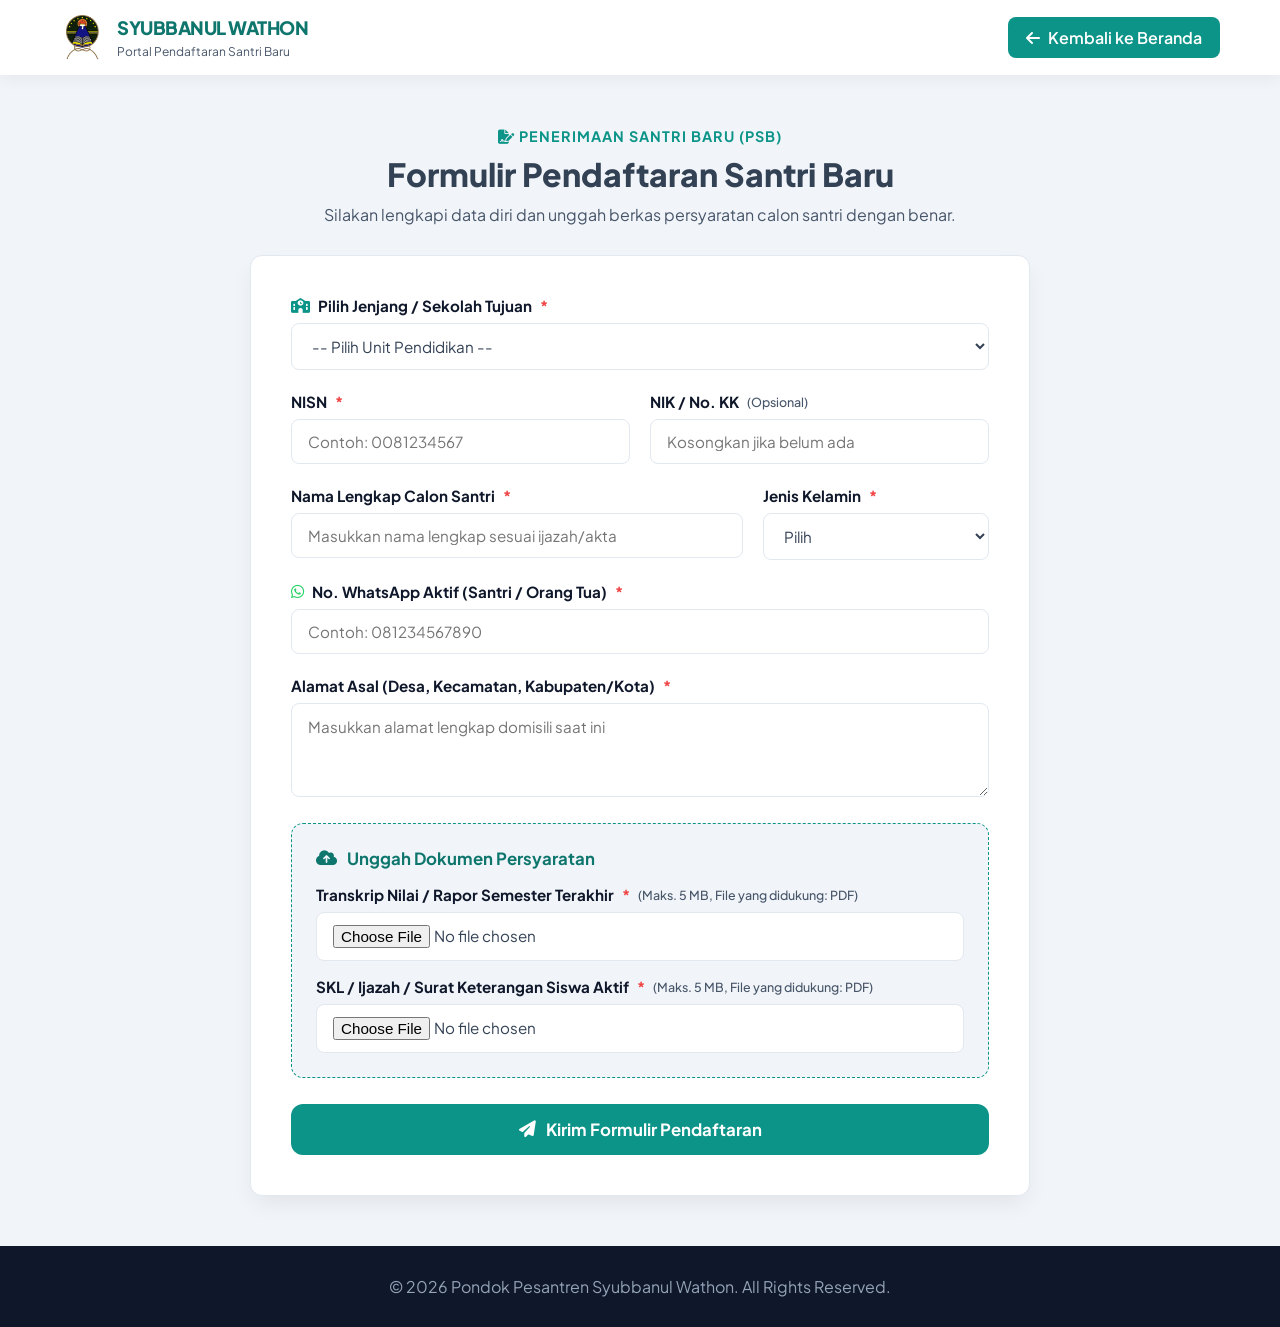
<file: pendaftaran.html>
<!DOCTYPE html>
<html lang="id">
<head>
    <meta charset="UTF-8">
    <meta name="viewport" content="width=device-width, initial-scale=1.0">
    <!-- ========================================================================= -->
    <!-- KOMENTAR (PERBAIKAN SEO & AKSESIBILITAS): -->
    <!-- Penambahan judul deskriptif dan meta tag informasi pencarian institusi. -->
    <!-- ========================================================================= -->
    <title>Formulir Pendaftaran Santri Baru - Syubbanul Wathon</title>
    <meta name="description" content="Formulir resmi Pendaftaran Santri Baru (PSB) Pondok Pesantren Syubbanul Wathon untuk jenjang SMP, MTs, SMA, SMK, dan MA.">
    <link rel="icon" type="image/png" href="assets/logo sw.png">
    
    <!-- Font Awesome & Google Fonts -->
    <link rel="stylesheet" href="https://cdnjs.cloudflare.com/ajax/libs/font-awesome/6.4.0/css/all.min.css">
    <link href="https://fonts.googleapis.com/css2?family=Plus+Jakarta+Sans:wght@300;400;500;600;700;800&display=swap" rel="stylesheet">
    
    <!-- ========================================================================= -->
    <!-- KOMENTAR (REFAKTORISASI CSS): -->
    <!-- Semua inline styles telah dipindahkan ke style.css agar kode bersih & rapi. -->
    <!-- ========================================================================= -->
    <link rel="stylesheet" href="style.css">
</head>
<body class="theme-day">

    <!-- ========================================================================= -->
    <!-- HEADER / NAVBAR SEDERHANA -->
    <!-- ========================================================================= -->
    <header class="navbar">
        <div class="container nav-container">
            <a href="index.html" class="brand">
                <div class="brand-logo">
                    <img src="assets/YAYASAN-SYUBBANUL-WATHON-cmp-scaled.png" alt="Logo Syubbanul Wathon" style="width: 100%; height: 100%; object-fit: contain; border-radius: 10px;">
                </div>
                <div class="brand-text">
                    <span class="brand-title">SYUBBANUL WATHON</span>
                    <span class="brand-sub">Portal Pendaftaran Santri Baru</span>
                </div>
            </a>
            <div style="display: flex; gap: 10px;">
               <!-- <a href="dashboard.html" class="btn-secondary" style="text-decoration: none; padding: 10px 18px; font-weight: 600; display: inline-flex; align-items: center; gap: 8px;">
                    <i class="fa-solid fa-gauge-high"></i> Dashboard Admin
                </a> -->
                <a href="index.html" class="btn-primary" style="text-decoration: none; padding: 10px 18px; font-weight: 600; display: inline-flex; align-items: center; gap: 8px;">
                    <i class="fa-solid fa-arrow-left"></i> Kembali ke Beranda
                </a>
            </div>
        </div>
    </header>

    <!-- ========================================================================= -->
    <!-- SECTION FORMULIR PENDAFTARAN -->
    <!-- ========================================================================= -->
    <section class="section bg-light form-section">
        <div class="container form-wrapper">
            <div class="section-header" style="margin-bottom: 30px;">
                <span class="section-subtitle"><i class="fa-solid fa-file-signature"></i> Penerimaan Santri Baru (PSB)</span>
                <h2 class="section-title">Formulir Pendaftaran Santri Baru</h2>
                <p class="section-desc">Silakan lengkapi data diri dan unggah berkas persyaratan calon santri dengan benar.</p>
            </div>

            <!-- ========================================================================= -->
            <!-- KOMENTAR: Form card menggunakan kelas modular CSS (.form-card) -->
            <!-- Data dikirim via fetch() ke api_pendaftaran.php di server XAMPP MySQL. -->
            <!-- ========================================================================= -->
            <div class="form-card">
                <form id="formPendaftaran" onsubmit="handleRegister(event)">
                    
                    <!-- 1. Pilihan Jenjang Sekolah -->
                    <div class="form-group">
                        <label class="form-label" for="pilihanSekolah">
                            <i class="fa-solid fa-school" style="color: var(--primary);"></i> Pilih Jenjang / Sekolah Tujuan <span class="required">*</span>
                        </label>
                        <!-- KOMENTAR: Event onchange memicu cekPilihanSekolah() secara otomatis -->
                        <select id="pilihanSekolah" class="form-select" required onchange="cekPilihanSekolah()">
                            <option value="">-- Pilih Unit Pendidikan --</option>
                            <option value="SMK Syubbanul Wathon">SMK Syubbanul Wathon</option>
                            <option value="SMA Syubbanul Wathon">SMA Syubbanul Wathon</option>
                            <option value="SMP Syubbanul Wathon">SMP Syubbanul Wathon</option>
                            <option value="MA Syubbanul Wathon">MA Syubbanul Wathon</option>
                            <option value="MTs Syubbanul Wathon">MTs Syubbanul Wathon</option>
                        </select>
                    </div>

                    <!-- 2. Kotak Estimasi Biaya Otomatis -->
                    <div id="infoBiayaSekolah" class="form-info-box">
                        <h4><i class="fa-solid fa-circle-info"></i> Estimasi Biaya Masuk Awal Unit Terpilih:</h4>
                        <p id="teksEstimasiBiaya"></p>
                    </div>

                    <!-- 3. Pilihan Program Keahlian / Jurusan (Khusus SMK) -->
                    <div id="wrapperJurusan" class="form-jurusan-box">
                        <label class="form-label" for="pilihanJurusan" style="color: var(--primary-dark);">
                            <i class="fa-solid fa-laptop-code"></i> Pilih Program Keahlian (Jurusan SMK) <span class="required">*</span>
                        </label>
                        <select id="pilihanJurusan" class="form-select">
                            <option value="">-- Pilih Jurusan SMK --</option>
                            <option value="PPLG (Pengembangan Perangkat Lunak & Gim)">PPLG - Pengembangan Perangkat Lunak & Gim</option>
                            <option value="TJKT (Teknik Jaringan Komputer & Telekomunikasi)">TJKT - Teknik Jaringan Komputer & Telekomunikasi</option>
                            <option value="DKV (Desain Komunikasi Visual)">DKV - Desain Komunikasi Visual</option>
                            <option value="TKRO (Teknik Kendaraan Ringan Otomotif)">TKRO - Teknik Kendaraan Ringan Otomotif</option>
                        </select>
                    </div>

                    <!-- 4. Baris NISN & NIK (Grid 2 Kolom Responsif) -->
                    <div class="form-grid-2 form-group">
                        <div>
                            <label class="form-label" for="nisn">NISN <span class="required">*</span></label>
                            <input type="text" id="nisn" placeholder="Contoh: 0081234567" class="form-control" required pattern="[0-9]{8,15}" title="Masukkan 8-15 digit angka NISN">
                        </div>
                        <div>
                            <label class="form-label" for="nik">NIK / No. KK <span class="form-help">(Opsional)</span></label>
                            <input type="text" id="nik" placeholder="Kosongkan jika belum ada" class="form-control">
                        </div>
                    </div>

                    <!-- 5. Baris Nama Lengkap & Jenis Kelamin -->
                    <div class="form-grid-2-1 form-group">
                        <div>
                            <label class="form-label" for="namaLengkap">Nama Lengkap Calon Santri <span class="required">*</span></label>
                            <input type="text" id="namaLengkap" placeholder="Masukkan nama lengkap sesuai ijazah/akta" class="form-control" required>
                        </div>
                        <div>
                            <label class="form-label" for="gender">Jenis Kelamin <span class="required">*</span></label>
                            <select id="gender" class="form-select" required>
                                <option value="">Pilih</option>
                                <option value="Laki-laki">Laki-laki</option>
                                <option value="Perempuan">Perempuan</option>
                            </select>
                        </div>
                    </div>

                    <!-- 6. Nomor WhatsApp Aktif -->
                    <div class="form-group">
                        <label class="form-label" for="noHp">
                            <i class="fa-brands fa-whatsapp" style="color: #25d366;"></i> No. WhatsApp Aktif (Santri / Orang Tua) <span class="required">*</span>
                        </label>
                        <input type="tel" id="noHp" placeholder="Contoh: 081234567890" class="form-control" required pattern="[0-9+ -]{9,16}">
                    </div>

                    <!-- 7. Alamat Domisili -->
                    <div class="form-group">
                        <label class="form-label" for="alamat">Alamat Asal (Desa, Kecamatan, Kabupaten/Kota) <span class="required">*</span></label>
                        <textarea id="alamat" rows="3" placeholder="Masukkan alamat lengkap domisili saat ini" class="form-textarea" required></textarea>
                    </div>

                    <!-- 8. Kotak Unggah Berkas Persyaratan -->
                    <!-- ========================================================================= -->
                    <!-- KOMENTAR (VALIDASI FILE UPLOAD): -->
                    <!-- Validasi ekstensi (PDF/JPG/PNG) & ukuran file maks 5 MB dicek secara real-time. -->
                    <!-- Berkas akan diupload ke folder uploads/ di server XAMPP. -->
                    <!-- ========================================================================= -->
                    <div class="form-upload-box">
                        <div class="form-upload-header">
                            <i class="fa-solid fa-cloud-arrow-up"></i> Unggah Dokumen Persyaratan
                        </div>
                        
                        <!-- Transkrip Nilai -->
                        <div class="form-upload-item">
                            <label class="form-label" for="berkasTranskrip">
                                Transkrip Nilai / Rapor Semester Terakhir <span class="required">*</span>
                                <span class="form-help">(Maks. 5 MB, File yang didukung: PDF)</span>
                            </label>
                            <input type="file" id="berkasTranskrip" accept=".pdf" class="form-control" required>
                        </div>

                        <!-- SKL / Ijazah -->
                        <div class="form-upload-item">
                            <label class="form-label" for="berkasIjazah">
                                SKL / Ijazah / Surat Keterangan Siswa Aktif <span class="required">*</span>
                                <span class="form-help">(Maks. 5 MB, File yang didukung: PDF)</span>
                            </label>
                            <input type="file" id="berkasIjazah" accept=".pdf" class="form-control" required>
                        </div>
                    </div>

                    <!-- 9. Tombol Submit -->
                    <button type="submit" id="btnSubmitForm" class="form-submit-btn">
                        <i class="fa-solid fa-paper-plane"></i> Kirim Formulir Pendaftaran
                    </button>
                </form>
            </div>
        </div>
    </section>

    <!-- FOOTER -->
    <footer class="footer" style="padding: 30px 0;">
        <div class="container" style="text-align: center;">
            <p>&copy; 2026 Pondok Pesantren Syubbanul Wathon. All Rights Reserved.</p>
        </div>
    </footer>

    <!-- ========================================================================= -->
    <!-- KOMENTAR (MODAL NOTIFIKASI MODERN): -->
    <!-- Menggantikan fungsi alert() bawaan browser dengan dialog ramah & modern. -->
    <!-- ========================================================================= -->
    <div class="modal" id="notifModal" role="dialog" aria-modal="true" aria-hidden="true">
        <div class="modal-content notif-modal-content">
            <div class="notif-icon" id="notifIcon">
                <i class="fa-solid fa-circle-check" style="color: var(--primary);"></i>
            </div>
            <h3 id="notifTitle" class="notif-title">Pendaftaran Terkirim!</h3>
            <div id="notifMessage" class="notif-message">Pesan notifikasi...</div>
            <div class="modal-actions" style="justify-content: center; margin-top: 15px; gap: 10px;">
                <button type="button" class="btn-primary" id="notifOkBtn" style="min-width: 130px; justify-content: center;">
                    Mengerti
                </button>
                <a href="dashboard.html" id="notifDashboardBtn" class="btn-secondary" style="text-decoration: none; display: none; align-items: center; justify-content: center;">
                    Buka Dashboard Admin
                </a>
            </div>
        </div>
    </div>

    <!-- ========================================================================= -->
    <!-- JAVASCRIPT LOGIKA FORM & INTEGRASI XAMPP MYSQL -->
    <!-- ========================================================================= -->
    <script>
        // KOMENTAR: Peta data estimasi biaya untuk masing-masing jenjang pendidikan
        const estimasiBiayaMap = {
            "SMP Syubbanul Wathon": "Total Estimasi Awal: Rp 6.000.000 (Pendaftaran, Infaq Asrama, & Seragam)",
            "MTs Syubbanul Wathon": "Total Estimasi Awal: Rp 6.000.000 (Pendaftaran, Infaq Asrama, & Seragam)",
            "SMA Syubbanul Wathon": "Total Estimasi Awal: Rp 7.300.000 (Pendaftaran, Infaq Asrama, & Seragam)",
            "SMK Syubbanul Wathon": "Total Estimasi Awal: Rp 7.800.000 (Pendaftaran, Infaq Asrama, & Seragam)",
            "MA Syubbanul Wathon": "Total Estimasi Awal: Rp 7.300.000 (Pendaftaran, Infaq Asrama, & Seragam)"
        };

        // KOMENTAR:
        // Fungsi terpadu tunggal (tanpa duplikasi) untuk menyesuaikan jurusan SMK
        // dan menampilkan info biaya secara otomatis saat pilihan sekolah diganti.
        function cekPilihanSekolah() {
            const pilihan = document.getElementById('pilihanSekolah').value;
            const wrapperJurusan = document.getElementById('wrapperJurusan');
            const selectJurusan = document.getElementById('pilihanJurusan');
            const infoBiayaBox = document.getElementById('infoBiayaSekolah');
            const teksBiaya = document.getElementById('teksEstimasiBiaya');

            // Logika Jurusan SMK
            if (pilihan === "SMK Syubbanul Wathon") {
                wrapperJurusan.style.display = "block";
                selectJurusan.setAttribute("required", "true");
            } else {
                wrapperJurusan.style.display = "none";
                selectJurusan.removeAttribute("required");
                selectJurusan.value = "";
            }

            // Logika Estimasi Biaya
            if (pilihan && estimasiBiayaMap[pilihan]) {
                infoBiayaBox.style.display = "block";
                teksBiaya.textContent = estimasiBiayaMap[pilihan];
            } else {
                infoBiayaBox.style.display = "none";
            }
        }

        // KOMENTAR:
        // Fungsi menampilkan dialog notifikasi custom yang elegan menggantikan alert()
        function showNotification(title, message, type = 'success', callback = null, showDashboardLink = false) {
            const modal = document.getElementById('notifModal');
            const icon = document.getElementById('notifIcon');
            const titleEl = document.getElementById('notifTitle');
            const msgEl = document.getElementById('notifMessage');
            const okBtn = document.getElementById('notifOkBtn');
            const dashboardBtn = document.getElementById('notifDashboardBtn');

            titleEl.textContent = title;
            msgEl.innerHTML = message;

            if (type === 'error') {
                icon.innerHTML = '<i class="fa-solid fa-triangle-exclamation" style="color: #ef4444;"></i>';
            } else if (type === 'warning') {
                icon.innerHTML = '<i class="fa-solid fa-circle-exclamation" style="color: #f59e0b;"></i>';
            } else {
                icon.innerHTML = '<i class="fa-solid fa-circle-check" style="color: #0d9488;"></i>';
            }

            // Tampilkan tombol jalan pintas ke Dashboard Admin jika sukses
            if (showDashboardLink && dashboardBtn) {
                dashboardBtn.style.display = 'inline-flex';
            } else if (dashboardBtn) {
                dashboardBtn.style.display = 'none';
            }

            modal.classList.add('open');
            modal.setAttribute('aria-hidden', 'false');

            okBtn.onclick = function() {
                modal.classList.remove('open');
                modal.setAttribute('aria-hidden', 'true');
                if (callback) callback();
            };
        }

        // KOMENTAR:
        // Validasi ekstensi file dan ukuran berkas sebelum form dikirimkan
        function validateFile(fileInput, maxMB = 5) {
            if (fileInput.files && fileInput.files[0]) {
                const file = fileInput.files[0];
                const fileSizeMB = file.size / (1024 * 1024);
                const allowedExtensions = ['pdf'];
                const ext = file.name.split('.').pop().toLowerCase();

                if (!allowedExtensions.includes(ext)) {
                    showNotification(
                        'Format Berkas Salah',
                        `Berkas <strong>${file.name}</strong> tidak didukung. Mohon unggah berkas berformat PDF.`,
                        'error'
                    );
                    fileInput.value = '';
                    return false;
                }

                if (fileSizeMB > maxMB) {
                    showNotification(
                        'Ukuran Berkas Terlalu Besar',
                        `Berkas <strong>${file.name}</strong> berukuran ${fileSizeMB.toFixed(5)} MB. Batas maksimal yang diizinkan adalah ${maxMB} MB.`,
                        'warning'
                    );
                    fileInput.value = '';
                    return false;
                }
            }
            return true;
        }

        // Inisialisasi saat DOM selesai dimuat
        document.addEventListener('DOMContentLoaded', () => {
            // Otomatis memilih dropdown sekolah jika dibuka dari parameter URL (?sekolah=...)
            const urlParams = new URLSearchParams(window.location.search);
            const sekolahParam = urlParams.get('sekolah');
            
            if (sekolahParam) {
                const selectDropdown = document.getElementById('pilihanSekolah');
                selectDropdown.value = sekolahParam;
                cekPilihanSekolah();
            }

            // Event listener validasi langsung saat memilih berkas
            const berkasTranskrip = document.getElementById('berkasTranskrip');
            const berkasIjazah = document.getElementById('berkasIjazah');

            if (berkasTranskrip) {
                berkasTranskrip.addEventListener('change', function() {
                    validateFile(this);
                });
            }
            if (berkasIjazah) {
                berkasIjazah.addEventListener('change', function() {
                    validateFile(this);
                });
            }

            // Keyboard ESC untuk menutup modal notifikasi
            window.addEventListener('keydown', (e) => {
                if (e.key === 'Escape') {
                    const modal = document.getElementById('notifModal');
                    if (modal && modal.classList.contains('open')) {
                        modal.classList.remove('open');
                        modal.setAttribute('aria-hidden', 'true');
                    }
                }
            });
        });

       async function handleRegister(event) {
            event.preventDefault();
            
            const berkasTranskrip = document.getElementById('berkasTranskrip');
            const berkasIjazah = document.getElementById('berkasIjazah');
            const btnSubmit = document.getElementById('btnSubmitForm');

            // Cek validasi berkas
            if (!validateFile(berkasTranskrip) || !validateFile(berkasIjazah)) {
                return;
            }

            // Tampilkan animasi status loading pada tombol submit
            const originalBtnContent = btnSubmit.innerHTML;
            btnSubmit.disabled = true;
            btnSubmit.innerHTML = '<i class="fa-solid fa-spinner fa-spin"></i> Memproses Pendaftaran...';

            // Ambil data untuk ditampilkan di notifikasi
            const namaInput = document.getElementById('namaLengkap').value.trim();
            const sekolahInput = document.getElementById('pilihanSekolah').value;
            const jurusanInput = document.getElementById('pilihanJurusan').value;
            
            // Buat nomor pendaftaran acak
            const noDaftarDummy = 'PSB-' + Math.floor(Math.random() * 100000);

            // Simulasi loading selama 1.5 detik menggunakan setTimeout
            setTimeout(() => {
                const successMessage = `
                    Selamat, data pendaftaran santri baru berhasil disimulasikan!<br><br>
                    <strong>Nomor Pendaftaran:</strong> <span style="color: var(--primary); font-size: 1.15rem; font-weight: 800;">${noDaftarDummy}</span><br>
                    <strong>Nama Santri:</strong> ${namaInput}<br>
                    <strong>Unit Tujuan:</strong> ${sekolahInput} ${jurusanInput ? '(' + jurusanInput + ')' : ''}<br><br>
                    Data ini otomatis masuk ke sistem <strong>Dashboard Admin</strong>.
                `;

                // Tampilkan notifikasi sukses beserta tombol shortcut ke dashboard
                showNotification('Pendaftaran Berhasil!', successMessage, 'success', () => {
                    window.location.href = 'index.html';
                }, false); // Set false karena tombol dashboard sudah ada di modal

                // Reset form setelah berhasil
                document.getElementById('formPendaftaran').reset();
                cekPilihanSekolah();

                // Kembalikan tombol submit ke kondisi normal
                btnSubmit.disabled = false;
                btnSubmit.innerHTML = originalBtnContent;
            }, 1500); 
        }
        
    </script>
</body>
</html>
</file>
<file: style.css>
:root {
    --primary: #0d9488;
    --primary-dark: #0f766e;
    --primary-light: #ccfbf1;
    --secondary: #d97706;
    --dark: #0f172a;
    --light: #f8fafc;
    --gray-100: #f1f5f9;
    --gray-200: #e2e8f0;
    --gray-600: #475569;
    --gray-800: #1e293b;
    --card-bg: #ffffff;
    --text-color: #334155;
    --shadow: 0 10px 25px -5px rgba(0, 0, 0, 0.08);
    --radius: 12px;
    --transition: all 0.25s ease;
}

body.theme-day {
    background-color: #ffffff;
    color: var(--text-color);
}

* {
    margin: 0;
    padding: 0;
    box-sizing: border-box;
    font-family: 'Plus Jakarta Sans', sans-serif;
    scroll-behavior: smooth;
    -webkit-tap-highlight-color: transparent;
}

/* Hilangkan outline bawaan browser saat elemen diklik */
a:focus,
a:focus-visible,
button:focus,
button:focus-visible,
input:focus,
input:focus-visible,
select:focus,
select:focus-visible,
textarea:focus,
textarea:focus-visible,
summary:focus,
summary:focus-visible,
[tabindex]:focus,
[tabindex]:focus-visible {
    outline: none;
    box-shadow: none;
}

.container {
    max-width: 1200px;
    margin: 0 auto;
    padding: 0 20px;
}

.top-bar {
    background-color: var(--dark);
    color: #cbd5e1;
    font-size: 0.85rem;
    padding: 8px 0;
    border-bottom: 1px solid rgba(255,255,255,0.08);
}

.top-bar-content {
    display: flex;
    justify-content: space-between;
    align-items: center;
    flex-wrap: wrap;
    gap: 10px;
}

.time-location, .top-contact {
    display: flex;
    align-items: center;
    gap: 10px;
}

.divider {
    opacity: 0.3;
}

.badge {
    background-color: var(--primary);
    color: #ffffff;
    padding: 3px 10px;
    border-radius: 20px;
    font-weight: 600;
    font-size: 0.78rem;
}

.navbar {
    position: sticky;
    top: 0;
    background-color: var(--card-bg);
    box-shadow: 0 4px 15px rgba(0,0,0,0.05);
    z-index: 1000;
    padding: 15px 0;
    transition: var(--transition);
}

.nav-container {
    display: flex;
    justify-content: space-between;
    align-items: center;
}

.brand {
    display: flex;
    align-items: center;
    gap: 12px;
    text-decoration: none;
    color: inherit;
    transition: var(--transition);
}

.brand:active {
    transform: scale(0.98);
}

.brand-logo {
    width: 45px;
    height: 45px;
    background: transparent;
    color: white;
    border-radius: 10px;
    display: flex;
    align-items: center;
    justify-content: center;
    font-size: 1.5rem;
}

.brand-title {
    font-weight: 800;
    font-size: 1.15rem;
    display: block;
    color: var(--primary-dark);
    letter-spacing: -0.5px;
}

.brand-sub {
    font-size: 0.75rem;
    color: var(--gray-600);
}

.nav-menu {
    display: flex;
    align-items: center;
    gap: 24px;
}

.nav-link {
    text-decoration: none;
    color: var(--text-color);
    font-weight: 600;
    font-size: 0.95rem;
    padding: 4px 6px;
    border-radius: 6px;
    transition: var(--transition);
}

.nav-link:hover, .nav-link.active {
    color: var(--primary);
}

.nav-link:active {
    background-color: var(--primary-light);
    color: var(--primary-dark);
}

.btn-primary {
    background-color: var(--primary);
    color: white;
    padding: 10px 20px;
    border-radius: 8px;
    text-decoration: none;
    font-weight: 600;
    border: none;
    cursor: pointer;
    transition: var(--transition);
    display: inline-flex;
    align-items: center;
    gap: 8px;
}

.btn-primary:hover {
    background-color: var(--primary-dark);
    transform: translateY(-2px);
}

.btn-primary:active,
.btn-primary:focus {
    background-color: var(--primary-dark);
    transform: scale(0.97);
    box-shadow: none;
}

.btn-secondary {
    background-color: var(--gray-200);
    color: var(--gray-800);
    padding: 10px 20px;
    border-radius: 8px;
    border: none;
    cursor: pointer;
    font-weight: 600;
    transition: var(--transition);
}

.btn-secondary:hover {
    background-color: #cbd5e1;
}

.btn-secondary:active,
.btn-secondary:focus {
    background-color: #cbd5e1;
    transform: scale(0.97);
    box-shadow: none;
}

.nav-toggle {
    display: none;
    background: none;
    border: none;
    font-size: 1.5rem;
    color: var(--text-color);
    cursor: pointer;
    padding: 6px 10px;
    border-radius: 8px;
    transition: var(--transition);
}

.nav-toggle:active {
    background-color: var(--gray-100);
    color: var(--primary);
    transform: scale(0.95);
}

.hero {
    padding: 120px 0 90px;
    background: linear-gradient(rgba(158, 160, 165, 0.65), rgba(67, 69, 73, 0.75)), 
                url('assets/10-scaled-compresed.jpg'); 
    background-size: cover;       
    background-position: center;  
    background-repeat: no-repeat;
    text-align: center;
}

.hero-tag {
    display: inline-block;
    background-color: var(--primary-light);
    color: var(--primary-dark);
    padding: 6px 16px;
    border-radius: 30px;
    font-weight: 700;
    font-size: 0.85rem;
    margin-bottom: 20px;
}

.hero-title {
    color: #ffffff;
    text-shadow: 0 2px 4px rgba(0, 0, 0, 0.5);
    font-size: 2.8rem;
    font-weight: 800;
    line-height: 1.25;
    margin-bottom: 20px;
    max-width: 900px;
    margin-left: auto;
    margin-right: auto;
}

.hero-desc {
    font-size: 1.1rem;
    color: #f1f5f9;
    text-shadow: 0 2px 4px rgba(0, 0, 0, 0.5);
    max-width: 700px;
    margin: 0 auto 35px;
    line-height: 1.6;
}

.hero-buttons {
    display: flex;
    justify-content: center;
    gap: 15px;
    flex-wrap: wrap;
}

.btn-primary-lg {
    background-color: var(--primary);
    color: white;
    padding: 14px 28px;
    border-radius: 10px;
    text-decoration: none;
    font-weight: 700;
    font-size: 1rem;
    transition: var(--transition);
}

.btn-primary-lg:hover {
    background-color: var(--primary-dark);
    transform: translateY(-2px);
}

.btn-primary-lg:active,
.btn-primary-lg:focus {
    background-color: var(--primary-dark);
    transform: scale(0.97);
    box-shadow: none;
}

.btn-outline-lg {
    background-color: #ffffff;
    border: 2px solid var(--primary);
    color: var(--primary-dark);
    padding: 14px 28px;
    border-radius: 10px;
    text-decoration: none;
    font-weight: 800;
    font-size: 1rem;
    transition: var(--transition);
}

.btn-outline-lg:hover {
    background-color: var(--primary);
    color: #ffffff;                 
    transform: translateY(-2px);
}

.btn-outline-lg:active,
.btn-outline-lg:focus {
    background-color: var(--primary-dark);
    border-color: var(--primary-dark);
    color: #ffffff;
    transform: scale(0.97);
    box-shadow: none;
}

.section {
    padding: 70px 0;
}

.bg-light {
    background-color: var(--gray-100);
}

.section-header {
    text-align: center;
    margin-bottom: 45px;
}

.section-subtitle {
    color: var(--primary);
    font-weight: 700;
    font-size: 0.9rem;
    text-transform: uppercase;
    letter-spacing: 1px;
}

.section-title {
    font-size: 2rem;
    font-weight: 800;
    margin-top: 8px;
}

.section-desc {
    color: var(--gray-600);
    margin-top: 10px;
}

.prayer-grid {
    display: grid;
    grid-template-columns: repeat(auto-fit, minmax(180px, 1fr));
    gap: 20px;
}

.prayer-card {
    background-color: var(--card-bg);
    padding: 25px 20px;
    border-radius: var(--radius);
    text-align: center;
    box-shadow: var(--shadow);
    border: 1px solid var(--gray-200);
    transition: var(--transition);
}

.prayer-card.active-prayer {
    border-color: var(--primary);
    background-color: var(--primary-light);
    transform: translateY(-5px);
}

.prayer-icon {
    font-size: 2rem;
    color: var(--primary);
    margin-bottom: 12px;
}

.prayer-time {
    font-size: 1.4rem;
    font-weight: 800;
    color: var(--primary-dark);
    margin-top: 8px;
}

.amalan-grid {
    display: grid;
    grid-template-columns: repeat(auto-fit, minmax(350px, 1fr));
    gap: 25px;
    max-width: 1000px;
    margin: 0 auto;
}

.dua-box {
    background-color: var(--card-bg);
    border-radius: var(--radius);
    padding: 35px;
    box-shadow: var(--shadow);
    border: 1px solid var(--gray-200);
}

.dua-header {
    display: flex;
    justify-content: space-between;
    align-items: center;
    margin-bottom: 25px;
}

.btn-icon {
    background: none;
    border: 1px solid var(--gray-200);
    padding: 8px 14px;
    border-radius: 8px;
    cursor: pointer;
    color: var(--text-color);
    font-weight: 600;
    transition: var(--transition);
}

.btn-icon:hover {
    background-color: var(--gray-100);
    border-color: var(--primary);
    color: var(--primary-dark);
}

.btn-icon:active,
.btn-icon:focus {
    background-color: var(--primary-light);
    border-color: var(--primary);
    color: var(--primary-dark);
    transform: scale(0.96);
    box-shadow: none;
}

/* Dropdown Doa Harian & Input Search Surat */
.dua-dropdown {
    width: 100%;
    max-width: 250px;
    padding: 8px 12px;
    border: 1.5px solid var(--primary);
    border-radius: 8px;
    background-color: var(--primary-light);
    color: var(--primary-dark);
    font-weight: 700;
    font-size: 0.9rem;
    font-family: inherit;
    cursor: pointer;
    outline: none;
    transition: var(--transition);
}

.dua-dropdown:focus,
.dua-dropdown:active {
    background-color: #ffffff;
    border-color: var(--primary-dark);
    box-shadow: none;
}

.quran-box .dua-dropdown {
    background-color: rgba(13, 148, 136, 0.12); 
    color: var(--primary-dark);
}

/* ==========================================
   SEARCH SURAT & NAVIGASI PANAH AYAT (TANPA SHADOW)
   ========================================== */
.quran-header {
    gap: 10px;
    flex-wrap: wrap;
}

.quran-search-wrapper {
    position: relative;
    flex: 1;
    min-width: 190px;
}

.quran-box .quran-search-input {
    max-width: 100%;
    cursor: text;
}

.quran-box .quran-search-input:focus,
.quran-box .quran-search-input:active {
    background-color: #ffffff;
    border-color: var(--primary-dark);
    box-shadow: none;
}

/* Daftar saran pencarian surat yang muncul saat diklik */
.quran-search-results {
    display: none;
    position: absolute;
    top: calc(100% + 6px);
    left: 0;
    width: 100%;
    min-width: 260px;
    max-height: 240px;
    overflow-y: auto;
    background-color: #ffffff;
    border: 1.5px solid var(--primary);
    border-radius: 10px;
    box-shadow: none;
    list-style: none;
    padding: 6px;
    z-index: 100;
}

.quran-search-results.show {
    display: block;
    animation: fadeIn 0.18s ease;
}

.quran-search-results::-webkit-scrollbar {
    width: 6px;
}

.quran-search-results::-webkit-scrollbar-thumb {
    background-color: #cbd5e1;
    border-radius: 10px;
}

.quran-search-results li {
    padding: 9px 12px;
    border-radius: 8px;
    cursor: pointer;
    font-size: 0.9rem;
    color: var(--gray-800);
    display: flex;
    justify-content: space-between;
    align-items: center;
    transition: background-color 0.15s ease, transform 0.1s ease;
}

.quran-search-results li:hover {
    background-color: var(--primary-light);
    color: var(--primary-dark);
}

.quran-search-results li:active {
    background-color: var(--primary);
    color: #ffffff;
    transform: scale(0.98);
}

.quran-search-results li:active .ayat-badge {
    background-color: rgba(255, 255, 255, 0.25);
    color: #ffffff;
}

.quran-search-results li .ayat-badge {
    font-size: 0.75rem;
    background-color: var(--gray-100);
    color: var(--gray-600);
    padding: 2px 8px;
    border-radius: 12px;
    font-weight: 600;
}

/* Kotak navigasi panah kiri-kanan ayat */
.ayat-input-wrapper {
    display: flex;
    align-items: center;
    gap: 10px;
    padding: 6px 10px;
    border: 1.5px solid var(--primary);
    border-radius: 8px;
    background-color: rgba(13, 148, 136, 0.12);
    color: var(--primary-dark);
    font-weight: 700;
    font-size: 0.9rem;
    user-select: none;
}

.ayat-display {
    min-width: 72px;
    text-align: center;
}

.ayat-display span {
    font-size: 0.82rem;
    color: var(--gray-600);
    font-weight: 600;
}

.ayat-nav-btn {
    background: transparent;
    border: none;
    color: var(--primary-dark);
    width: 28px;
    height: 28px;
    border-radius: 6px;
    display: flex;
    align-items: center;
    justify-content: center;
    cursor: pointer;
    font-size: 0.85rem;
    transition: var(--transition);
}

.ayat-nav-btn:hover:not(:disabled) {
    background-color: var(--primary);
    color: #ffffff;
}

.ayat-nav-btn:active:not(:disabled) {
    background-color: var(--primary-dark);
    color: #ffffff;
    transform: scale(0.92);
    box-shadow: none;
}

.ayat-nav-btn:disabled {
    opacity: 0.35;
    cursor: not-allowed;
}

.dua-arabic {
    font-family: 'Amiri', serif;
    font-size: 2rem;
    text-align: right;
    line-height: 2.2;
    margin-bottom: 20px;
    color: var(--primary-dark);
}

.dua-latin {
    font-style: italic;
    color: var(--gray-600);
    margin-bottom: 15px;
    line-height: 1.6;
}

.dua-meaning {
    line-height: 1.6;
}

.lembaga-grid {
    display: grid;
    grid-template-columns: repeat(auto-fit, minmax(280px, 1fr));
    gap: 25px;
}

.lembaga-card {
    background-color: var(--card-bg);
    padding: 30px;
    border-radius: var(--radius);
    box-shadow: var(--shadow);
    border: 1px solid var(--gray-200);
}

.lembaga-card.featured {
    border: 2px solid var(--primary);
    position: relative;
}

.lembaga-badge {
    font-size: 0.75rem;
    font-weight: 700;
    color: var(--gray-600);
    text-transform: uppercase;
    margin-bottom: 10px;
}

.lembaga-badge.highlight {
    color: var(--primary);
}

.lembaga-icon {
    font-size: 2.2rem;
    color: var(--primary);
    margin-bottom: 15px;
}

.lembaga-card h3 {
    font-size: 1.25rem;
    margin-bottom: 10px;
}

.lembaga-card p {
    color: var(--gray-600);
    font-size: 0.92rem;
    line-height: 1.6;
}

.btn-link {
    display: inline-block;
    margin-top: 15px;
    color: var(--primary);
    text-decoration: none;
    font-weight: 700;
    transition: var(--transition);
}

.btn-link:hover {
    color: var(--primary-dark);
}

.btn-link:active {
    transform: translateX(3px);
}

.jurusan-grid {
    display: grid;
    grid-template-columns: repeat(auto-fit, minmax(320px, 1fr));
    gap: 25px;
    align-items: stretch;
}

.jurusan-card {
    background-color: var(--card-bg);
    border-radius: var(--radius);
    padding: 28px;
    border: 1.5px solid var(--gray-200);
    box-shadow: var(--shadow);
    cursor: pointer;
    transition: var(--transition);
    display: flex;
    flex-direction: column;
    justify-content: space-between;
    height: 100%;
}

.jurusan-card:hover {
    transform: translateY(-6px);
    border-color: var(--primary);
    box-shadow: 0 15px 30px rgba(13, 148, 136, 0.15);
}

/* Efek klik kartu jurusan tanpa shadow */
.jurusan-card:active,
.jurusan-card:focus {
    border-color: var(--primary-dark);
    background-color: #f0fdfa;
    transform: scale(0.98);
    box-shadow: none;
}

.jurusan-card-header {
    display: flex;
    justify-content: space-between;
    align-items: center;
    margin-bottom: 15px;
}

.jurusan-card-header i {
    font-size: 2rem;
    color: var(--primary);
}

.jurusan-tag {
    background-color: var(--gray-100);
    font-size: 0.78rem;
    font-weight: 700;
    padding: 4px 10px;
    border-radius: 6px;
}

.jurusan-card h3 {
    font-size: 1.3rem;
    margin-bottom: 5px;
}

.jurusan-sub {
    font-size: 0.88rem;
    color: var(--gray-600);
    margin-bottom: 20px;
}

.jurusan-footer {
    display: flex;
    justify-content: space-between;
    align-items: center;
    font-size: 0.85rem;
    font-weight: 700;
    color: var(--primary);
}

.modal {
    display: none;
    position: fixed;
    top: 0;
    left: 0;
    width: 100%;
    height: 100%;
    background-color: rgba(0,0,0,0.6);
    z-index: 2000;
    justify-content: center;
    align-items: center;
    padding: 20px;
}

.modal.open {
    display: flex;
}

.modal-content {
    background-color: var(--card-bg);
    border-radius: var(--radius);
    max-width: 600px;
    width: 100%;
    padding: 30px;
    position: relative;
    box-shadow: 0 20px 40px rgba(0,0,0,0.2);
    max-height: 90vh;
    overflow-y: auto;
}

.modal-close {
    position: absolute;
    top: 15px;
    right: 20px;
    font-size: 2rem;
    background: none;
    border: none;
    cursor: pointer;
    color: var(--gray-600);
    line-height: 1;
    padding: 4px 10px;
    border-radius: 8px;
    transition: var(--transition);
}

.modal-close:hover {
    background-color: var(--gray-100);
    color: var(--dark);
}

.modal-close:active {
    background-color: var(--gray-200);
    transform: scale(0.92);
}

.modal-icon {
    font-size: 2.5rem;
    color: var(--primary);
    margin-bottom: 10px;
}

.modal-sub {
    color: var(--gray-600);
    font-size: 0.95rem;
}

.modal-divider {
    margin: 20px 0;
    border: 0;
    border-top: 1px solid var(--gray-200);
}

.modal-body h4 {
    margin: 15px 0 8px;
    color: var(--primary-dark);
}

.prospects-list {
    margin-left: 20px;
    margin-bottom: 20px;
    line-height: 1.8;
}

.modal-actions {
    display: flex;
    gap: 12px;
    margin-top: 25px;
}

#m-desc {
    max-width: 90%;          
    margin: 0 auto 15px auto; 
    line-height: 1.7;        
    text-align: left;      
}

#m-title, #m-subtitle {
    max-width: 90%;
    margin-left: auto;
    margin-right: auto;
    text-align: left;
}

.footer {
    background-color: var(--dark);
    color: #94a3b8;
    padding: 60px 0 20px;
}

.footer-grid {
    display: grid;
    grid-template-columns: repeat(auto-fit, minmax(250px, 1fr));
    gap: 40px;
    margin-bottom: 40px;
}

.footer-col h3, .footer-col h4 {
    color: white;
    margin-bottom: 15px;
}

.footer-col ul {
    list-style: none;
}

.footer-col ul li {
    margin-bottom: 10px;
}

.footer-col a {
    color: #94a3b8;
    text-decoration: none;
    transition: var(--transition);
}

.footer-col a:hover,
.footer-col a:active {
    color: #ffffff;
}

.footer-bottom {
    text-align: center;
    padding-top: 20px;
    border-top: 1px solid rgba(255,255,255,0.08);
    font-size: 0.85rem;
}

@media (max-width: 768px) {
    .nav-menu {
        display: none;
        position: absolute;
        top: 100%;
        left: 0;
        width: 100%;
        background-color: var(--card-bg);
        flex-direction: column;
        padding: 20px;
        box-shadow: 0 10px 15px rgba(0,0,0,0.1);
    }
    .nav-menu.show { display: flex; }
    .nav-toggle { display: block; }
    .hero-title { font-size: 2rem; }
}

.gallery-wrapper {
    position: relative;
    display: flex;
    align-items: center;
}

.gallery-container {
    display: flex;
    gap: 20px;
    overflow-x: auto;
    scroll-behavior: smooth;
    scroll-snap-type: x mandatory;
    padding: 20px 0;
    -ms-overflow-style: none;
    scrollbar-width: none;
}

.gallery-container::-webkit-scrollbar {
    display: none; 
}

.gallery-item {
    position: relative;
    min-width: 320px;
    height: 250px;
    border-radius: var(--radius);
    overflow: hidden;
    scroll-snap-align: center;
    box-shadow: var(--shadow);
    transition: var(--transition);
    cursor: pointer;
}

.gallery-item img {
    width: 100%;
    height: 100%;
    object-fit: cover;
    transition: transform 0.6s cubic-bezier(0.25, 0.46, 0.45, 0.94);
}

.gallery-item:hover {
    transform: translateY(-8px);
    box-shadow: 0 15px 30px rgba(13, 148, 136, 0.2);
}

.gallery-item:hover img {
    transform: scale(1.1); 
}

.gallery-overlay {
    position: absolute;
    bottom: 0;
    left: 0;
    width: 100%;
    background: linear-gradient(transparent, rgba(15, 23, 42, 0.9));
    color: white;
    padding: 30px 20px 20px;
    font-weight: 700;
    font-size: 1.1rem;
    transform: translateY(100%);
    transition: transform 0.4s ease;
}

.gallery-item:hover .gallery-overlay {
    transform: translateY(0); 
}

.gallery-btn {
    background-color: var(--card-bg);
    border: 1.5px solid var(--gray-200);
    color: var(--primary);
    width: 50px;
    height: 50px;
    border-radius: 50%;
    display: flex;
    justify-content: center;
    align-items: center;
    font-size: 1.2rem;
    cursor: pointer;
    box-shadow: var(--shadow);
    position: absolute;
    z-index: 10;
    transition: var(--transition);
}

.gallery-btn:hover {
    background-color: var(--primary);
    border-color: var(--primary);
    color: white;
}

.gallery-btn:active,
.gallery-btn:focus {
    background-color: var(--primary-dark);
    border-color: var(--primary-dark);
    color: white;
    transform: scale(0.94);
    box-shadow: none;
}

.gallery-btn.left { left: -25px; }
.gallery-btn.right { right: -25px; }

@media (max-width: 768px) {
    .gallery-btn { display: none; }
}

/* Perbaikan Khusus Mobile (Layar HP) */
@media (max-width: 768px) {
    .top-bar-content {
        flex-direction: column;
        justify-content: center;
        text-align: center;
        gap: 8px;
    }
    
    .time-location, .top-contact {
        justify-content: center;
        flex-wrap: wrap;
        width: 100%;
    }
    
    .divider {
        display: none;
    }

    .brand {
        max-width: 85%;
    }
    
    .brand-title {
        font-size: 1rem;
    }
    
    .brand-sub {
        font-size: 0.65rem;
        white-space: normal;
        line-height: 1.2;
    }
    
    .brand-logo {
        width: 35px;
        height: 35px;
    }
}

/* ==========================================
   BERITA & PENGUMUMAN
   ========================================== */
.berita-grid {
    display: grid;
    grid-template-columns: repeat(auto-fit, minmax(300px, 1fr));
    gap: 25px;
    margin-top: 20px;
}

.berita-card {
    background-color: var(--card-bg);
    padding: 30px;
    border-radius: var(--radius);
    box-shadow: var(--shadow);
    border: 1px solid var(--gray-200);
    transition: var(--transition);
}

.berita-card:hover {
    transform: translateY(-5px);
    border-color: var(--primary);
}

.berita-badge {
    display: inline-block;
    background-color: rgba(234, 88, 12, 0.15);
    color: #ea580c;
    padding: 4px 12px;
    border-radius: 20px;
    font-size: 0.75rem;
    font-weight: 700;
    text-transform: uppercase;
    margin-bottom: 12px;
}

.berita-badge.badge-kegiatan {
    background-color: rgba(13, 148, 136, 0.15);
    color: var(--primary-dark);
}

.berita-badge.badge-akademik {
    background-color: rgba(37, 99, 235, 0.15);
    color: #2563eb;
}

.berita-card h3 {
    font-size: 1.2rem;
    color: var(--dark);
    margin-bottom: 8px;
    line-height: 1.4;
}

.berita-tanggal {
    font-size: 0.85rem;
    color: var(--gray-600);
    margin-bottom: 15px;
    font-weight: 600;
}

.berita-desc {
    color: var(--gray-800);
    font-size: 0.95rem;
    line-height: 1.6;
    margin-bottom: 15px;
}

/* ==========================================
   STYLING TABEL BIAYA & FAQ
   ========================================== */
.tabel-biaya {
    width: 100%;
    border-collapse: collapse;
    background-color: var(--card-bg);
    border-radius: var(--radius);
    overflow: hidden;
    box-shadow: var(--shadow);
    border: 1px solid var(--gray-200);
}

.tabel-biaya th, .tabel-biaya td {
    padding: 14px 18px;
    text-align: left;
    font-size: 0.92rem;
    border-bottom: 1px solid var(--gray-200);
}

.tabel-biaya th {
    background-color: var(--primary);
    color: white;
    font-weight: 700;
}

.tabel-biaya tbody tr:hover {
    background-color: var(--gray-100);
}

/* FAQ Akordion Styles */
.faq-item {
    background-color: var(--card-bg);
    border: 1.5px solid var(--gray-200);
    border-radius: 8px;
    margin-bottom: 12px;
    padding: 16px 20px;
    transition: var(--transition);
}

.faq-item[open] {
    border-color: var(--primary);
    background-color: var(--primary-light);
}

.faq-item summary {
    font-weight: 700;
    cursor: pointer;
    color: var(--dark);
    font-size: 1rem;
    outline: none;
    list-style: none;
    display: flex;
    justify-content: space-between;
    align-items: center;
    user-select: none;
    transition: var(--transition);
}

.faq-item summary:active {
    color: var(--primary-dark);
    transform: scale(0.99);
}

.faq-item summary::after {
    content: '+';
    font-size: 1.2rem;
    color: var(--primary);
    font-weight: 800;
    transition: transform 0.3s ease;
}

.faq-item[open] summary::after {
    content: '-';
}

.faq-item p {
    margin-top: 12px;
    color: var(--gray-600);
    font-size: 0.92rem;
    line-height: 1.6;
}

/* ==========================================
   STYLING EKSTRAKURIKULER
   ========================================== */
.ekskul-grid {
    display: grid;
    grid-template-columns: repeat(auto-fit, minmax(280px, 1fr));
    gap: 25px;
}

.ekskul-card {
    background-color: var(--card-bg);
    padding: 30px 25px;
    border-radius: var(--radius);
    border: 1px solid var(--gray-200);
    box-shadow: var(--shadow);
    text-align: center;
    transition: var(--transition);
}

.ekskul-card:hover {
    transform: translateY(-6px);
    border-color: var(--primary);
    box-shadow: 0 15px 30px rgba(13, 148, 136, 0.15);
}

.ekskul-icon {
    width: 60px;
    height: 60px;
    background-color: var(--primary-light);
    color: var(--primary-dark);
    border-radius: 50%;
    display: flex;
    align-items: center;
    justify-content: center;
    font-size: 1.6rem;
    margin: 0 auto 18px auto;
    transition: var(--transition);
}

.ekskul-card:hover .ekskul-icon {
    background-color: var(--primary);
    color: #ffffff;
    transform: scale(1.1);
}

.ekskul-card h3 {
    font-size: 1.15rem;
    color: var(--dark);
    margin-bottom: 10px;
}

.ekskul-card p {
    font-size: 0.9rem;
    color: var(--gray-600);
    line-height: 1.6;
}

/* ==========================================
   STYLING PETA LOKASI & TRANSPORTASI
   ========================================== */
.maps-grid {
    display: grid;
    grid-template-columns: 1fr 1fr;
    gap: 30px;
    align-items: stretch;
}

.maps-iframe-wrapper {
    min-height: 380px;
    border-radius: var(--radius);
    overflow: hidden;
    box-shadow: var(--shadow);
    border: 1px solid var(--gray-200);
}

.maps-info-card {
    background-color: var(--card-bg);
    padding: 30px;
    border-radius: var(--radius);
    border: 1px solid var(--gray-200);
    box-shadow: var(--shadow);
    display: flex;
    flex-direction: column;
    justify-content: space-between;
}

.maps-info-card h3 {
    font-size: 1.25rem;
    color: var(--dark);
    margin-bottom: 12px;
}

.rute-list {
    list-style: none;
    padding: 0;
    margin-bottom: 15px;
}

.rute-list li {
    display: flex;
    align-items: flex-start;
    gap: 12px;
    margin-bottom: 14px;
    font-size: 0.9rem;
    color: var(--gray-600);
    line-height: 1.5;
}

.rute-list li i {
    color: var(--primary);
    font-size: 1.1rem;
    margin-top: 3px;
}

@media (max-width: 768px) {
    .maps-grid {
        grid-template-columns: 1fr;
    }
    
    .maps-iframe-wrapper {
        min-height: 280px;
    }
}

/* ==========================================
   STYLING SEJARAH YAYASAN & KETUA YAYASAN
   ========================================== */
.sejarah-card {
    background-color: var(--card-bg); /* Warna latar belakang kartu putih bersih */
    padding: 40px;                    /* Jarak ruang di dalam kotak agar teks lega */
    border-radius: var(--radius);     /* Membuat sudut kotak melengkung (12px) */
    box-shadow: var(--shadow);        /* Memberikan efek bayangan lembut di bawah kartu */
    border: 1px solid var(--gray-200);/* Garis tepi tipis abu-abu di sekeliling kotak */
}

.sejarah-teks {
    font-size: 1rem;
    color: var(--gray-800);
    line-height: 1.7;
    margin-bottom: 15px;
}

.sejarah-divider {
    border: 0;
    border-top: 1px dashed var(--gray-200);
    margin: 25px 0;
}

.ketua-box {
    display: flex;
    align-items: center;
    gap: 15px;
    background-color: var(--primary-light);
    padding: 16px 20px;
    border-radius: 10px;
    max-width: fit-content;
}

.ketua-icon {
    width: 45px;
    height: 45px;
    background-color: var(--primary);
    color: white;
    border-radius: 50%;
    display: flex;
    align-items: center;
    justify-content: center;
    font-size: 1.2rem;
}

.ketua-label {
    font-size: 0.8rem;
    font-weight: 700;
    color: var(--gray-600);
    text-transform: uppercase;
}

.ketua-nama {
    font-size: 1.1rem;
    color: var(--primary-dark);
    margin-top: 2px;
}

@media (max-width: 768px) {
    .sejarah-card {
        padding: 25px 20px;
    }
    .ketua-box {
        max-width: 100%;
    }
}

/* =========================================================================
   KOMENTAR (REFAKTORISASI CSS & KOMPONEN FORMULIR):
   Kumpulan kelas berikut dibuat untuk formulir pendaftaran santri baru
   (pendaftaran.html) dengan efek klik & fokus bersih tanpa shadow.
   ========================================================================= */
.form-section {
    padding: 50px 0;
}

.form-wrapper {
    max-width: 820px;
    margin: 0 auto;
}

.form-card {
    background: var(--card-bg);
    padding: 40px;
    border-radius: var(--radius);
    box-shadow: var(--shadow);
    border: 1px solid var(--gray-200);
}

.form-group {
    margin-bottom: 22px;
}

.form-label {
    display: flex;
    align-items: center;
    gap: 8px;
    font-weight: 700;
    margin-bottom: 8px;
    color: var(--dark);
    font-size: 0.95rem;
}

.form-label .required {
    color: #ef4444;
}

.form-control,
.form-select,
.form-textarea {
    width: 100%;
    padding: 12px 16px;
    font-family: inherit;
    font-size: 0.95rem;
    color: var(--text-color);
    background-color: #ffffff;
    border: 1.5px solid var(--gray-200);
    border-radius: 8px;
    transition: var(--transition);
    outline: none;
}

.form-control:focus,
.form-control:active,
.form-select:focus,
.form-select:active,
.form-textarea:focus,
.form-textarea:active {
    border-color: var(--primary);
    background-color: #f0fdfa;
    box-shadow: none;
    outline: none;
}

.form-textarea {
    resize: vertical;
    min-height: 90px;
    line-height: 1.5;
}

.form-grid-2 {
    display: grid;
    grid-template-columns: 1fr 1fr;
    gap: 20px;
}

.form-grid-2-1 {
    display: grid;
    grid-template-columns: 2fr 1fr;
    gap: 20px;
}

.form-info-box {
    background-color: var(--primary-light);
    border: 1px solid var(--primary);
    padding: 16px 20px;
    border-radius: 8px;
    margin-bottom: 22px;
    display: none;
    animation: fadeIn 0.3s ease;
}

.form-info-box h4 {
    color: var(--primary-dark);
    font-size: 0.95rem;
    margin-bottom: 4px;
    display: flex;
    align-items: center;
    gap: 8px;
}

.form-info-box p {
    font-size: 0.9rem;
    color: var(--dark);
    font-weight: 600;
    margin: 0;
}

.form-jurusan-box {
    display: none;
    background-color: var(--primary-light);
    border: 1px solid var(--primary);
    padding: 18px;
    border-radius: 8px;
    margin-bottom: 22px;
    animation: fadeIn 0.3s ease;
}

.form-upload-box {
    background-color: var(--gray-100);
    border: 1.5px dashed var(--primary);
    padding: 24px;
    border-radius: var(--radius);
    margin-bottom: 26px;
}

.form-upload-header {
    display: flex;
    align-items: center;
    gap: 10px;
    color: var(--primary-dark);
    font-size: 1.05rem;
    font-weight: 700;
    margin-bottom: 16px;
}

.form-upload-item {
    margin-bottom: 16px;
}

.form-upload-item:last-child {
    margin-bottom: 0;
}

.form-help {
    font-size: 0.78rem;
    font-weight: 500;
    color: var(--gray-600);
}

.form-submit-btn {
    width: 100%;
    border: none;
    cursor: pointer;
    text-align: center;
    justify-content: center;
    padding: 15px 25px;
    font-size: 1.05rem;
    font-weight: 700;
    border-radius: var(--radius);
    display: flex;
    align-items: center;
    gap: 10px;
    background-color: var(--primary);
    color: #ffffff;
    transition: var(--transition);
}

.form-submit-btn:hover {
    background-color: var(--primary-dark);
    transform: translateY(-2px);
}

.form-submit-btn:active,
.form-submit-btn:focus {
    background-color: var(--primary-dark);
    transform: scale(0.98);
    box-shadow: none;
}

/* ==========================================
   MODAL NOTIFIKASI ELEGAN (PENGGANTI ALERT)
   ========================================== */
.notif-modal-content {
    max-width: 480px;
    text-align: center;
    padding: 35px 28px;
    animation: scaleIn 0.25s ease;
}

.notif-icon {
    font-size: 3.5rem;
    margin-bottom: 15px;
}

.notif-title {
    font-size: 1.35rem;
    color: var(--dark);
    margin-bottom: 10px;
    font-weight: 800;
}

.notif-message {
    font-size: 0.95rem;
    color: var(--gray-800);
    line-height: 1.6;
    margin-bottom: 25px;
}

@keyframes fadeIn {
    from { opacity: 0; transform: translateY(-5px); }
    to { opacity: 1; transform: translateY(0); }
}

@keyframes scaleIn {
    from { opacity: 0; transform: scale(0.92); }
    to { opacity: 1; transform: scale(1); }
}

@media (max-width: 768px) {
    .form-card {
        padding: 24px 18px;
    }
    
    .form-grid-2,
    .form-grid-2-1 {
        grid-template-columns: 1fr;
        gap: 16px;
    }
}
</file>
